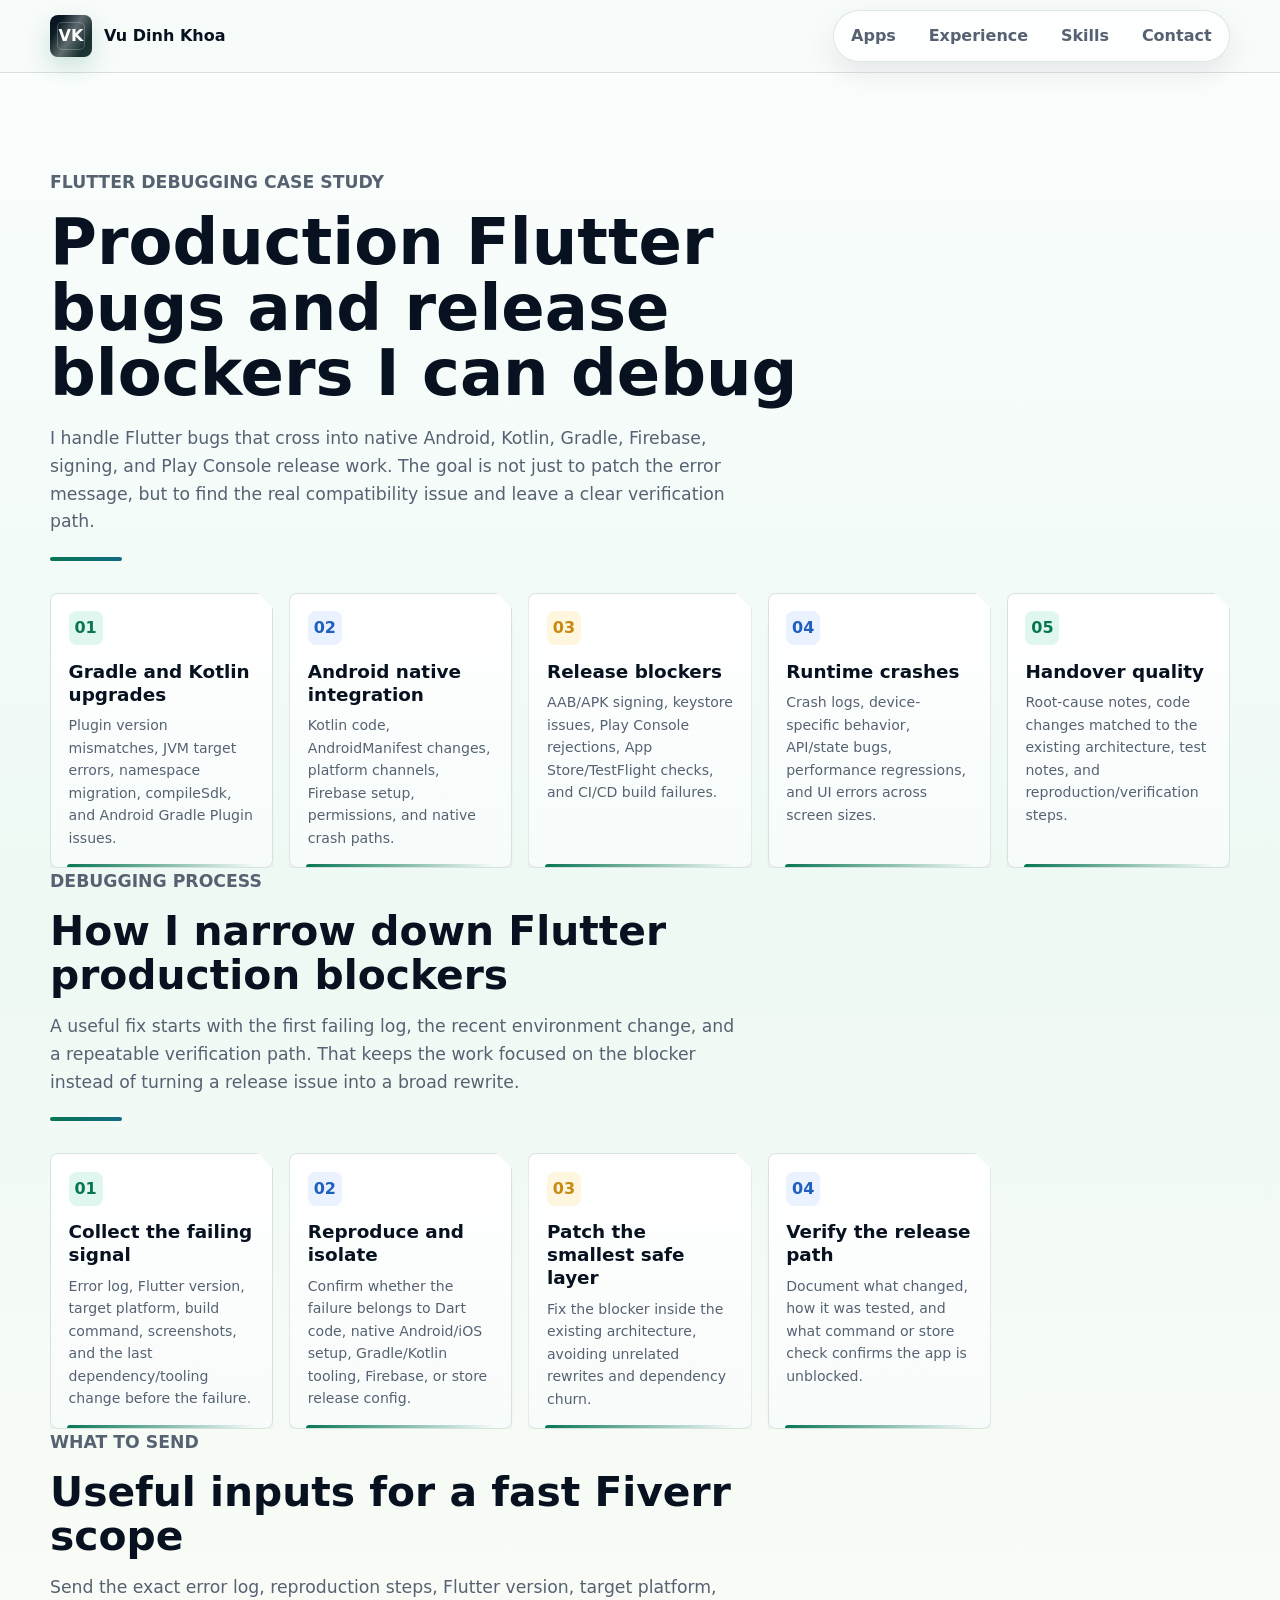
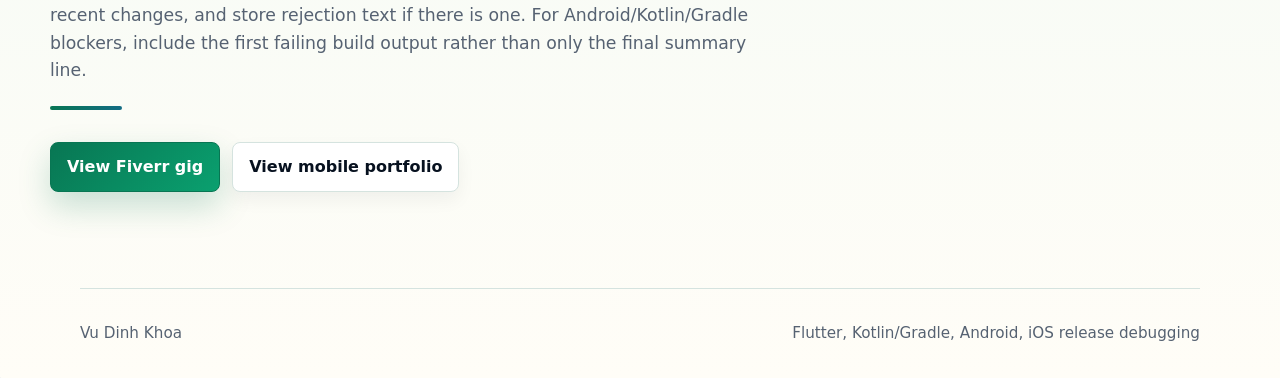
<file: case-studies/flutter-build-failures.html>
<!doctype html>
<html lang="en">
  <head>
    <meta charset="utf-8">
    <meta name="viewport" content="width=device-width, initial-scale=1">
    <meta
      name="description"
      content="Flutter production debugging notes for Android Kotlin, Gradle, build, crash, and app release blockers."
    >
    <meta
      http-equiv="Content-Security-Policy"
      content="default-src 'self'; img-src 'self' https://is1-ssl.mzstatic.com https://play-lh.googleusercontent.com; style-src 'self'; base-uri 'self'; form-action 'none';"
    >
    <title>Flutter Build Failure Debugging - Vu Dinh Khoa</title>
    <link rel="icon" href="../favicon.svg" type="image/svg+xml">
    <link rel="stylesheet" href="../styles.css">
    <link rel="stylesheet" href="../sections.css">
    <link rel="stylesheet" href="../responsive.css">
    <link rel="stylesheet" href="../creative.css?v=20260426c">
    <link rel="stylesheet" href="../adaptive.css?v=20260426c">
    <link rel="stylesheet" href="../animations.css?v=20260426c">
  </head>
  <body>
    <a class="skip-link" href="#main">Skip to content</a>

    <header class="site-header">
      <nav class="nav-shell" aria-label="Main navigation">
        <a class="brand" href="../index.html#top" aria-label="Vu Dinh Khoa home">
          <span class="brand-mark" aria-hidden="true">VK</span>
          <span>Vu Dinh Khoa</span>
        </a>
        <div class="nav-links">
          <a href="../index.html#apps">Apps</a>
          <a href="../index.html#experience">Experience</a>
          <a href="../index.html#skills">Skills</a>
          <a href="../index.html#contact">Contact</a>
        </div>
      </nav>
    </header>

    <main id="main">
      <section class="section">
        <div class="section-heading compact">
          <p class="eyebrow">Flutter debugging case study</p>
          <h1>Production Flutter bugs and release blockers I can debug</h1>
          <p>
            I handle Flutter bugs that cross into native Android, Kotlin, Gradle, Firebase, signing,
            and Play Console release work. The goal is not just to patch the error message, but to
            find the real compatibility issue and leave a clear verification path.
          </p>
        </div>

        <div class="domain-grid" aria-label="Flutter debugging coverage">
          <article class="domain-card">
            <span>01</span>
            <h3>Gradle and Kotlin upgrades</h3>
            <p>Plugin version mismatches, JVM target errors, namespace migration, compileSdk, and Android Gradle Plugin issues.</p>
          </article>
          <article class="domain-card">
            <span>02</span>
            <h3>Android native integration</h3>
            <p>Kotlin code, AndroidManifest changes, platform channels, Firebase setup, permissions, and native crash paths.</p>
          </article>
          <article class="domain-card">
            <span>03</span>
            <h3>Release blockers</h3>
            <p>AAB/APK signing, keystore issues, Play Console rejections, App Store/TestFlight checks, and CI/CD build failures.</p>
          </article>
          <article class="domain-card">
            <span>04</span>
            <h3>Runtime crashes</h3>
            <p>Crash logs, device-specific behavior, API/state bugs, performance regressions, and UI errors across screen sizes.</p>
          </article>
          <article class="domain-card">
            <span>05</span>
            <h3>Handover quality</h3>
            <p>Root-cause notes, code changes matched to the existing architecture, test notes, and reproduction/verification steps.</p>
          </article>
        </div>

        <div class="section-heading compact">
          <p class="eyebrow">Debugging process</p>
          <h2>How I narrow down Flutter production blockers</h2>
          <p>
            A useful fix starts with the first failing log, the recent environment change, and a
            repeatable verification path. That keeps the work focused on the blocker instead of
            turning a release issue into a broad rewrite.
          </p>
        </div>

        <div class="domain-grid" aria-label="Debugging process">
          <article class="domain-card">
            <span>01</span>
            <h3>Collect the failing signal</h3>
            <p>Error log, Flutter version, target platform, build command, screenshots, and the last dependency/tooling change before the failure.</p>
          </article>
          <article class="domain-card">
            <span>02</span>
            <h3>Reproduce and isolate</h3>
            <p>Confirm whether the failure belongs to Dart code, native Android/iOS setup, Gradle/Kotlin tooling, Firebase, or store release config.</p>
          </article>
          <article class="domain-card">
            <span>03</span>
            <h3>Patch the smallest safe layer</h3>
            <p>Fix the blocker inside the existing architecture, avoiding unrelated rewrites and dependency churn.</p>
          </article>
          <article class="domain-card">
            <span>04</span>
            <h3>Verify the release path</h3>
            <p>Document what changed, how it was tested, and what command or store check confirms the app is unblocked.</p>
          </article>
        </div>

        <div class="section-heading compact">
          <p class="eyebrow">What to send</p>
          <h2>Useful inputs for a fast Fiverr scope</h2>
          <p>
            Send the exact error log, reproduction steps, Flutter version, target platform, recent
            changes, and store rejection text if there is one. For Android/Kotlin/Gradle blockers,
            include the first failing build output rather than only the final summary line.
          </p>
        </div>

        <div class="hero-actions" aria-label="Service links">
          <a class="button primary" href="https://www.fiverr.com/khoavu2k1/fix-flutter-app-bugs-for-ios-and-android" target="_blank" rel="noopener noreferrer">View Fiverr gig</a>
          <a class="button secondary" href="../index.html#apps">View mobile portfolio</a>
        </div>
      </section>
    </main>

    <footer class="site-footer">
      <span>Vu Dinh Khoa</span>
      <span>Flutter, Kotlin/Gradle, Android, iOS release debugging</span>
    </footer>
  </body>
</html>
</file>
<file: styles.css>
:root {
  color-scheme: light;
  --ink: #07111f;
  --muted: #566272;
  --paper: #f7fbfa;
  --band: #eaf6f1;
  --line: #d5e3df;
  --green: #087653;
  --green-dark: #054a35;
  --blue: #1f5fbf;
  --red: #b9403a;
  --gold: #c98a12;
  --aqua: #dff7ef;
  --slate: #162333;
  --white: #ffffff;
  --shadow: 0 26px 70px rgba(11, 28, 45, 0.16);
  --card-shadow: 0 16px 36px rgba(11, 28, 45, 0.08);
}

* {
  box-sizing: border-box;
}

html {
  scroll-behavior: smooth;
}

body {
  margin: 0;
  background:
    linear-gradient(180deg, #fbfefd 0%, var(--paper) 38%, #f3faf7 100%);
  color: var(--ink);
  font-family: Inter, ui-sans-serif, system-ui, -apple-system, BlinkMacSystemFont, "Segoe UI", sans-serif;
  line-height: 1.6;
  text-rendering: optimizeLegibility;
}

img {
  display: block;
  max-width: 100%;
}

a {
  color: inherit;
}

a:focus-visible,
button:focus-visible {
  outline: 3px solid var(--gold);
  outline-offset: 4px;
}

.skip-link {
  position: absolute;
  left: 1rem;
  top: 1rem;
  z-index: 10;
  transform: translateY(-180%);
  background: var(--ink);
  color: var(--white);
  padding: 0.7rem 1rem;
  border-radius: 6px;
}

.skip-link:focus {
  transform: translateY(0);
}

.site-header {
  position: sticky;
  top: 0;
  z-index: 5;
  border-bottom: 1px solid rgba(17, 24, 39, 0.08);
  background: rgba(247, 251, 250, 0.9);
  backdrop-filter: blur(16px);
}

.nav-shell {
  width: min(1120px, calc(100% - 2rem));
  min-height: 72px;
  margin: 0 auto;
  display: flex;
  align-items: center;
  justify-content: space-between;
  gap: 1rem;
}

.brand,
.nav-links {
  display: flex;
  align-items: center;
}

.brand {
  gap: 0.75rem;
  font-weight: 800;
  text-decoration: none;
}

.brand-mark {
  width: 42px;
  height: 42px;
  display: grid;
  place-items: center;
  border-radius: 8px;
  background: linear-gradient(135deg, var(--ink), #1e3a35);
  color: var(--white);
  font-weight: 900;
  box-shadow: 0 10px 24px rgba(8, 118, 83, 0.18);
}

.nav-links {
  gap: 0.35rem;
  border: 1px solid rgba(213, 227, 223, 0.82);
  border-radius: 999px;
  background: rgba(255, 255, 255, 0.72);
  padding: 0.24rem;
}

.nav-links a {
  min-height: 42px;
  display: inline-flex;
  align-items: center;
  padding: 0 0.85rem;
  border-radius: 6px;
  color: var(--muted);
  font-weight: 700;
  text-decoration: none;
}

.nav-links a:hover {
  background: var(--ink);
  color: var(--white);
}

.section {
  width: min(1120px, calc(100% - 2rem));
  margin: 0 auto;
  padding: 6rem 0;
}

.hero {
  position: relative;
  min-height: calc(100vh - 72px);
  display: grid;
  grid-template-columns: minmax(0, 1.04fr) minmax(330px, 0.76fr);
  align-items: center;
  gap: 3.5rem;
}

.hero::before {
  content: "";
  position: absolute;
  inset: 8% -10% auto 48%;
  height: 78%;
  border: 1px solid rgba(213, 227, 223, 0.7);
  border-radius: 8px;
  background:
    linear-gradient(90deg, rgba(255, 255, 255, 0.7), rgba(223, 247, 239, 0.42)),
    repeating-linear-gradient(0deg, transparent 0 31px, rgba(8, 118, 83, 0.08) 32px),
    repeating-linear-gradient(90deg, transparent 0 31px, rgba(31, 95, 191, 0.06) 32px);
  pointer-events: none;
}

.hero-content,
.hero-visual {
  z-index: 1;
}

.eyebrow {
  margin: 0 0 0.85rem;
  color: var(--green);
  font-size: 0.88rem;
  font-weight: 900;
  text-transform: uppercase;
}

h1,
h2,
h3,
p {
  margin-top: 0;
}

h1 {
  max-width: 760px;
  margin-bottom: 1.2rem;
  font-size: 4rem;
  line-height: 1.02;
}

h2 {
  margin-bottom: 1rem;
  font-size: 2.55rem;
  line-height: 1.08;
}

h3 {
  margin-bottom: 0.55rem;
  font-size: 1.15rem;
  line-height: 1.25;
}

.hero-copy,
.section-heading p,
.contact p {
  max-width: 700px;
  color: var(--muted);
  font-size: 1.08rem;
}

.hero-badges {
  display: flex;
  flex-wrap: wrap;
  gap: 0.55rem;
  margin: 1.4rem 0 1.6rem;
}

.hero-badges span {
  border: 1px solid rgba(213, 227, 223, 0.95);
  border-radius: 999px;
  background: rgba(255, 255, 255, 0.78);
  color: var(--slate);
  padding: 0.42rem 0.7rem;
  font-size: 0.86rem;
  font-weight: 850;
}

.hero-actions,
.contact-actions,
.store-links {
  display: flex;
  flex-wrap: wrap;
  gap: 0.75rem;
}

.button,
.store-links a {
  min-height: 46px;
  display: inline-flex;
  align-items: center;
  justify-content: center;
  border: 1px solid var(--line);
  border-radius: 8px;
  padding: 0.72rem 1rem;
  font-weight: 900;
  text-decoration: none;
}

.button.primary {
  border-color: var(--green);
  background: linear-gradient(135deg, var(--green), #0aa06f);
  color: var(--white);
  box-shadow: 0 14px 32px rgba(8, 118, 83, 0.22);
}

.button.primary:hover {
  background: var(--green-dark);
}

.button.secondary,
.store-links a {
  background: var(--white);
  color: var(--ink);
  box-shadow: 0 8px 18px rgba(11, 28, 45, 0.05);
}

.button.secondary:hover,
.store-links a:hover {
  border-color: var(--ink);
}

.hero-visual {
  position: relative;
  min-height: 560px;
}

.phone-frame {
  width: 290px;
  border: 10px solid #1b2028;
  border-radius: 32px;
  background: var(--white);
  box-shadow: var(--shadow);
  overflow: hidden;
}

.phone-frame-main {
  position: absolute;
  right: 4rem;
  top: 0.75rem;
  min-height: 520px;
  padding: 1rem;
  background: linear-gradient(180deg, #ffffff, #f7fbfa);
}

.phone-frame-side {
  position: absolute;
  right: 0;
  bottom: 1rem;
  width: 210px;
  min-height: 310px;
  padding: 1rem;
  transform: rotate(7deg);
  background: linear-gradient(180deg, #f8fbff, #ffffff);
}

.phone-top {
  width: 76px;
  height: 8px;
  margin: 0 auto 1.4rem;
  border-radius: 999px;
  background: #2f3540;
}

.app-stack {
  display: grid;
  grid-template-columns: 74px 1fr;
  gap: 0.9rem;
  align-items: center;
  padding: 1rem;
  border-radius: 8px;
  background: linear-gradient(135deg, #eaf9f4, #ffffff);
  box-shadow: inset 0 0 0 1px rgba(213, 227, 223, 0.75);
}

.app-stack img,
.app-card img,
.phone-frame-side img {
  border-radius: 8px;
}

.app-stack span,
.status-row,
.stat-item span,
.skill-block p,
.timeline p,
.app-card p,
.site-footer {
  color: var(--muted);
}

.metric-grid {
  display: grid;
  grid-template-columns: 1fr 1fr;
  gap: 0.75rem;
  margin: 1rem 0;
}

.metric-grid span {
  min-height: 86px;
  border-radius: 8px;
  background: linear-gradient(135deg, #0b7a53, #49b388);
}

.metric-grid span:nth-child(2) {
  background: linear-gradient(135deg, #1f5fbf, #83b4ff);
}

.metric-grid span:nth-child(3) {
  background: linear-gradient(135deg, #b9403a, #ff938b);
}

.metric-grid span:nth-child(4) {
  background: linear-gradient(135deg, #d8a02b, #ffd16a);
}

.status-row {
  display: flex;
  justify-content: space-between;
  gap: 1rem;
  border-top: 1px solid var(--line);
  padding-top: 1rem;
}

.phone-frame-side p {
  margin: 1rem 0 0;
  font-weight: 800;
}
</file>
<file: sections.css>
.stats {
  display: grid;
  grid-template-columns: repeat(4, 1fr);
  gap: 1rem;
  padding-top: 0;
}

.stat-item,
.app-card,
.timeline article,
.domain-card,
.skill-block {
  border: 1px solid var(--line);
  border-radius: 8px;
  background: var(--white);
  box-shadow: var(--card-shadow);
}

.stat-item {
  position: relative;
  padding: 1.2rem;
  overflow: hidden;
}

.stat-item::before {
  content: "";
  position: absolute;
  inset: 0 auto 0 0;
  width: 4px;
  background: var(--green);
}

.stat-item strong {
  display: block;
  margin-bottom: 0.35rem;
  font-size: 1.5rem;
  line-height: 1;
}

.section-band {
  width: 100%;
  max-width: none;
  padding-left: max(1rem, calc((100vw - 1120px) / 2));
  padding-right: max(1rem, calc((100vw - 1120px) / 2));
  background:
    linear-gradient(180deg, rgba(234, 246, 241, 0.92), rgba(247, 251, 250, 0.96)),
    repeating-linear-gradient(90deg, transparent 0 47px, rgba(8, 118, 83, 0.05) 48px);
}

.section-heading {
  position: relative;
  margin-bottom: 2rem;
}

.section-heading::after {
  content: "";
  display: block;
  width: 72px;
  height: 4px;
  margin-top: 1.3rem;
  border-radius: 999px;
  background: linear-gradient(90deg, var(--green), var(--blue));
}

.section-heading.compact {
  max-width: 780px;
}

.app-grid {
  display: grid;
  grid-template-columns: repeat(3, 1fr);
  gap: 1rem;
}

.app-card {
  position: relative;
  display: grid;
  grid-template-rows: auto 1fr auto;
  gap: 1.1rem;
  padding: 1.25rem;
  overflow: hidden;
  transition: transform 160ms ease, box-shadow 160ms ease;
}

.app-card:hover {
  transform: translateY(-4px);
  box-shadow: 0 22px 48px rgba(11, 28, 45, 0.12);
}

.app-card::before {
  content: "";
  position: absolute;
  inset: 0 0 auto;
  height: 5px;
  background: var(--green);
}

.app-card.accent-blue::before {
  background: var(--blue);
}

.app-card.accent-red::before {
  background: var(--red);
}

.app-card > img {
  width: 74px;
  height: 74px;
  box-shadow: 0 14px 28px rgba(11, 28, 45, 0.12);
}

.tag-list {
  display: flex;
  flex-wrap: wrap;
  gap: 0.45rem;
  margin-top: 1rem;
}

.tag-list span {
  border-radius: 999px;
  background: #eef6f4;
  color: #334155;
  padding: 0.28rem 0.65rem;
  font-size: 0.84rem;
  font-weight: 800;
}

.domain-grid {
  display: grid;
  grid-template-columns: repeat(5, 1fr);
  gap: 1rem;
}

.domain-card {
  position: relative;
  min-height: 190px;
  padding: 1.1rem;
  overflow: hidden;
  transition: transform 160ms ease, border-color 160ms ease;
}

.domain-card:hover {
  border-color: rgba(8, 118, 83, 0.42);
  transform: translateY(-3px);
}

.domain-card span {
  display: inline-flex;
  align-items: center;
  justify-content: center;
  width: 34px;
  height: 34px;
  margin-bottom: 1rem;
  border-radius: 8px;
  background: var(--aqua);
  color: var(--green);
  font-weight: 900;
}

.domain-card:nth-child(2n) span {
  background: #eaf1ff;
  color: var(--blue);
}

.domain-card:nth-child(3n) span {
  background: #fff6df;
  color: var(--gold);
}

.domain-card::after {
  content: "";
  position: absolute;
  inset: auto 1rem 0;
  height: 3px;
  border-radius: 999px 999px 0 0;
  background: linear-gradient(90deg, var(--green), transparent);
}

.domain-card p {
  margin-bottom: 0;
  color: var(--muted);
}

.timeline {
  position: relative;
  display: grid;
  gap: 1rem;
}

.timeline::before {
  content: "";
  position: absolute;
  left: 95px;
  top: 1.4rem;
  bottom: 1.4rem;
  width: 2px;
  background: linear-gradient(180deg, var(--green), rgba(31, 95, 191, 0.3));
}

.timeline article {
  position: relative;
  display: grid;
  grid-template-columns: 190px minmax(0, 1fr);
  gap: 1.25rem;
  padding: 1.35rem;
}

.timeline article::before {
  content: "";
  position: absolute;
  left: 88px;
  top: 1.55rem;
  width: 16px;
  height: 16px;
  border: 3px solid var(--white);
  border-radius: 50%;
  background: var(--green);
  box-shadow: 0 0 0 1px rgba(8, 118, 83, 0.25);
}

.timeline time {
  color: var(--green);
  font-weight: 900;
  font-size: 0.92rem;
}

.experience-head {
  display: flex;
  align-items: flex-start;
  justify-content: space-between;
  gap: 1rem;
  margin-bottom: 0.85rem;
}

.experience-head h3 {
  margin-bottom: 0;
}

.experience-head span {
  flex: 0 0 auto;
  max-width: 240px;
  border-radius: 999px;
  background: #eef6f4;
  color: #334155;
  padding: 0.3rem 0.7rem;
  font-size: 0.84rem;
  font-weight: 900;
}

.experience-points {
  display: grid;
  gap: 0.45rem;
  margin: 0;
  padding-left: 1.1rem;
  color: var(--muted);
}

.timeline p,
.skill-block p,
.app-card p {
  margin-bottom: 0;
}

.split-layout {
  display: grid;
  grid-template-columns: minmax(280px, 0.7fr) minmax(0, 1fr);
  gap: 2rem;
  align-items: start;
}

.skill-columns {
  display: grid;
  grid-template-columns: repeat(2, 1fr);
  gap: 1rem;
}

.skill-block {
  position: relative;
  padding: 1.25rem;
  overflow: hidden;
}

.skill-block::before {
  content: "";
  position: absolute;
  inset: 0 0 auto;
  height: 4px;
  background: linear-gradient(90deg, var(--green), var(--blue));
}

.contact {
  display: grid;
  grid-template-columns: minmax(0, 1fr) auto;
  align-items: center;
  gap: 2rem;
}

.contact h2 {
  max-width: 680px;
}

.contact-actions {
  max-width: 360px;
  justify-content: flex-end;
}

.site-footer {
  width: min(1120px, calc(100% - 2rem));
  margin: 0 auto;
  border-top: 1px solid var(--line);
  padding: 2rem 0;
  display: flex;
  justify-content: space-between;
  gap: 1rem;
  font-size: 0.95rem;
}
</file>
<file: responsive.css>
@media (max-width: 980px) {
  .hero,
  .split-layout,
  .contact {
    grid-template-columns: 1fr;
  }

  .hero::before {
    inset: 42% 0 auto;
    height: 46%;
  }

  .hero {
    min-height: auto;
    padding-top: 4rem;
  }

  h1 {
    font-size: 3rem;
  }

  .hero-visual {
    min-height: 520px;
  }

  .phone-frame-main {
    left: 8%;
    right: auto;
  }

  .phone-frame-side {
    right: 8%;
  }

  .stats,
  .app-grid,
  .domain-grid {
    grid-template-columns: repeat(2, 1fr);
  }

  .contact-actions {
    justify-content: flex-start;
  }
}

@media (max-width: 700px) {
  .nav-shell {
    align-items: center;
    min-height: 64px;
    padding: 0.55rem 0;
  }

  .brand span:not(.brand-mark) {
    display: none;
  }

  .nav-links {
    flex: 1;
    justify-content: flex-start;
    overflow-x: auto;
    padding-bottom: 0.2rem;
  }

  .nav-links a {
    min-height: 38px;
    padding: 0 0.55rem;
    font-size: 0.88rem;
  }

  .section {
    padding: 4rem 0;
  }

  .hero {
    gap: 1.25rem;
    padding-top: 2rem;
    padding-bottom: 1.25rem;
  }

  h1 {
    font-size: 1.9rem;
    line-height: 1.08;
  }

  h2 {
    font-size: 2rem;
  }

  .hero-copy {
    font-size: 1rem;
  }

  .hero-actions,
  .button {
    width: 100%;
  }

  .hero-badges {
    gap: 0.45rem;
    margin: 1rem 0 1.2rem;
  }

  .hero-badges span {
    font-size: 0.8rem;
    padding: 0.34rem 0.58rem;
  }

  .hero-visual {
    min-height: 0;
  }

  .phone-frame {
    width: 100%;
    border: 1px solid var(--line);
    border-radius: 8px;
    box-shadow: none;
  }

  .phone-frame-main {
    position: static;
    min-height: 0;
    padding: 0.75rem;
  }

  .phone-frame-side {
    display: none;
  }

  .phone-top,
  .metric-grid,
  .status-row {
    display: none;
  }

  .app-stack {
    grid-template-columns: 48px 1fr;
    gap: 0.6rem;
    padding: 0.7rem;
  }

  .app-stack img {
    width: 48px;
    height: 48px;
  }

  .metric-grid {
    gap: 0.55rem;
    margin: 0.75rem 0;
  }

  .metric-grid span {
    min-height: 52px;
  }

  .phone-frame-side p,
  .status-row {
    font-size: 0.78rem;
  }

  .stats,
  .app-grid,
  .domain-grid,
  .skill-columns {
    grid-template-columns: 1fr;
  }

  .timeline article {
    grid-template-columns: 1fr;
  }

  .timeline::before,
  .timeline article::before {
    display: none;
  }

  .experience-head {
    display: grid;
    gap: 0.55rem;
  }

  .experience-head span {
    max-width: none;
    width: fit-content;
  }

  .site-footer {
    flex-direction: column;
  }
}
</file>
<file: creative.css>
body {
  background:
    linear-gradient(135deg, rgba(8, 118, 83, 0.08) 0 1px, transparent 1px 36px),
    linear-gradient(45deg, rgba(31, 95, 191, 0.05) 0 1px, transparent 1px 48px),
    linear-gradient(180deg, #fbfefd 0%, #eef9f4 46%, #fffdf7 100%);
}

.site-header {
  border-bottom-color: rgba(7, 17, 31, 0.12);
}

.nav-shell {
  width: min(1180px, calc(100% - 2rem));
}

.brand-mark {
  position: relative;
  overflow: hidden;
}

.brand-mark::after {
  content: "";
  position: absolute;
  inset: 7px;
  border: 1px solid rgba(255, 255, 255, 0.22);
  border-radius: 5px;
}

.nav-links {
  box-shadow: 0 12px 30px rgba(7, 17, 31, 0.08);
}

.section {
  width: min(1180px, calc(100% - 2rem));
}

.hero {
  grid-template-columns: minmax(0, 0.95fr) minmax(390px, 0.85fr);
  gap: 4rem;
}

.hero::before {
  inset: 7% -3% auto 44%;
  height: 82%;
  border: 1px solid rgba(8, 118, 83, 0.2);
  background:
    linear-gradient(135deg, rgba(255, 255, 255, 0.72), rgba(223, 247, 239, 0.2)),
    repeating-linear-gradient(90deg, transparent 0 21px, rgba(8, 118, 83, 0.08) 22px),
    repeating-linear-gradient(0deg, transparent 0 21px, rgba(31, 95, 191, 0.055) 22px);
  clip-path: polygon(9% 0, 100% 0, 100% 88%, 88% 100%, 0 100%, 0 12%);
}

.hero::after {
  content: "BUILD PIPELINE / MOBILE SYSTEMS / STORE RELEASE";
  position: absolute;
  right: -7.5rem;
  top: 48%;
  color: rgba(7, 17, 31, 0.26);
  font-size: 0.76rem;
  font-weight: 900;
  transform: rotate(90deg);
  white-space: nowrap;
}

.hero-content {
  position: relative;
  padding-left: 1rem;
}

.hero-content::before {
  content: "";
  position: absolute;
  left: 0;
  top: 0.4rem;
  bottom: 0.4rem;
  width: 4px;
  border-radius: 999px;
  background: linear-gradient(180deg, var(--green), var(--blue), var(--gold));
}

h1 {
  max-width: 820px;
  text-wrap: balance;
}

.hero-badges span {
  box-shadow: inset 0 -2px 0 rgba(8, 118, 83, 0.12);
}

.hero-badges span:nth-child(2) {
  border-color: rgba(31, 95, 191, 0.25);
}

.hero-badges span:nth-child(3) {
  border-color: rgba(201, 138, 18, 0.28);
}

.hero-visual {
  isolation: isolate;
  perspective: 900px;
}

.hero-visual::before,
.hero-visual::after {
  content: "";
  position: absolute;
  z-index: 0;
  border: 1px solid rgba(7, 17, 31, 0.12);
  pointer-events: none;
}

.hero-visual::before {
  inset: 3.5rem 1rem 5.5rem 5rem;
  background:
    linear-gradient(135deg, rgba(7, 17, 31, 0.04), rgba(8, 118, 83, 0.1)),
    repeating-linear-gradient(45deg, transparent 0 10px, rgba(7, 17, 31, 0.045) 11px);
  clip-path: polygon(0 0, 88% 0, 100% 18%, 100% 100%, 12% 100%, 0 82%);
}

.hero-visual::after {
  width: 220px;
  height: 150px;
  right: 0.2rem;
  top: 0.35rem;
  background:
    linear-gradient(90deg, rgba(31, 95, 191, 0.13), transparent),
    repeating-linear-gradient(0deg, transparent 0 13px, rgba(31, 95, 191, 0.12) 14px);
  clip-path: polygon(14% 0, 100% 0, 86% 100%, 0 100%);
}

.phone-frame-main,
.phone-frame-side {
  z-index: 1;
}

.phone-frame-main {
  right: 5.4rem;
  top: 1.2rem;
  transform: rotate(-2.5deg) translateZ(20px);
}

.phone-frame-main::before {
  content: "LIVE BUILD";
  display: block;
  width: fit-content;
  margin: 0 0 0.75rem auto;
  border-radius: 999px;
  background: #07111f;
  color: #ffffff;
  padding: 0.22rem 0.55rem;
  font-size: 0.68rem;
  font-weight: 900;
}

.phone-frame-side {
  right: 0.5rem;
  bottom: 2.2rem;
  transform: rotate(8deg) translateZ(40px);
}

.metric-grid span {
  position: relative;
  display: grid;
  align-content: end;
  min-height: 104px;
  padding: 0.72rem;
  color: #ffffff;
  overflow: hidden;
}

.metric-grid span::before {
  color: rgba(255, 255, 255, 0.72);
  font-size: 0.68rem;
  font-weight: 900;
  text-transform: uppercase;
}

.metric-grid span::after {
  color: #ffffff;
  font-size: 1rem;
  font-weight: 950;
}

.metric-grid span:nth-child(1)::before {
  content: "Architecture";
}

.metric-grid span:nth-child(1)::after {
  content: "Clean";
}

.metric-grid span:nth-child(2)::before {
  content: "Backend";
}

.metric-grid span:nth-child(2)::after {
  content: "Firebase";
}

.metric-grid span:nth-child(3)::before {
  content: "Hardware";
}

.metric-grid span:nth-child(3)::after {
  content: "BLE/MQTT";
}

.metric-grid span:nth-child(4)::before {
  content: "Release";
}

.metric-grid span:nth-child(4)::after {
  content: "Store";
}

.status-row {
  margin-top: 0.9rem;
  border: 0;
  border-radius: 8px;
  background: #07111f;
  color: #ffffff;
  padding: 0.78rem;
}

.status-row span,
.status-row strong {
  color: #ffffff;
}

.stats {
  margin-top: -2rem;
}

.stat-item {
  transform: skewX(-2deg);
}

.stat-item > * {
  display: block;
  transform: skewX(2deg);
}

.app-card {
  min-height: 320px;
  clip-path: polygon(0 0, calc(100% - 18px) 0, 100% 18px, 100% 100%, 0 100%);
}

.app-card::after {
  content: "published";
  position: absolute;
  right: 1rem;
  top: 1rem;
  color: var(--muted);
  font-size: 0.7rem;
  font-weight: 900;
  text-transform: uppercase;
}

.domain-grid {
  grid-template-columns: repeat(5, minmax(0, 1fr));
  align-items: stretch;
}

.domain-card {
  min-height: 230px;
  clip-path: polygon(0 0, calc(100% - 16px) 0, 100% 16px, 100% 100%, 0 100%);
  background:
    linear-gradient(180deg, rgba(255, 255, 255, 0.96), rgba(247, 251, 250, 0.9)),
    repeating-linear-gradient(135deg, transparent 0 13px, rgba(8, 118, 83, 0.04) 14px);
}

.domain-card span {
  margin: 0 0 0.9rem;
}

.domain-card p {
  font-size: 0.88rem;
}

.timeline article {
  clip-path: polygon(0 0, calc(100% - 18px) 0, 100% 18px, 100% 100%, 0 100%);
}

.skill-block {
  min-height: 170px;
}

.contact {
  position: relative;
  border: 1px solid rgba(213, 227, 223, 0.9);
  border-radius: 8px;
  background:
    linear-gradient(135deg, rgba(255, 255, 255, 0.92), rgba(223, 247, 239, 0.68)),
    repeating-linear-gradient(90deg, transparent 0 39px, rgba(8, 118, 83, 0.06) 40px);
  padding-left: 2rem;
  padding-right: 2rem;
  box-shadow: var(--card-shadow);
}

@media (prefers-reduced-motion: no-preference) {
  .phone-frame-main {
    animation: cockpit-float 6s ease-in-out infinite;
  }

  .phone-frame-side {
    animation: cockpit-float-side 7s ease-in-out infinite;
  }
}

@keyframes cockpit-float {
  0%,
  100% {
    transform: rotate(-2.5deg) translate3d(0, 0, 20px);
  }
  50% {
    transform: rotate(-1deg) translate3d(0, -10px, 20px);
  }
}

@keyframes cockpit-float-side {
  0%,
  100% {
    transform: rotate(8deg) translate3d(0, 0, 40px);
  }
  50% {
    transform: rotate(6deg) translate3d(0, 8px, 40px);
  }
}

@media (max-width: 980px) {
  .hero::before,
  .hero::after { display: none; }

  .hero {
    grid-template-columns: 1fr;
    gap: 2rem;
    padding-bottom: 2rem;
  }

  .hero-visual { min-height: 460px; }

  .phone-frame-main { left: 8%; right: auto; }

  .phone-frame-side { right: 8%; }

  .domain-grid {
    grid-template-columns: repeat(2, 1fr);
  }

  .domain-card { min-height: 210px; }
}
@media (max-width: 700px) {
  .hero::before,
  .hero::after,
  .hero-visual::before,
  .hero-visual::after {
    display: none;
  }

  .hero-content { padding-left: 0; }

  .hero-content::before { display: none; }

  .hero-visual { min-height: 0; }

  .phone-frame-main,
  .phone-frame-side {
    transform: none;
    animation: none;
  }

  .phone-frame-main::before { display: none; }

  .stats {
    margin-top: 0;
  }

  .stat-item,
  .stat-item > * {
    transform: none;
  }

  .app-card,
  .timeline article {
    clip-path: none;
  }

  .domain-grid {
    grid-template-columns: 1fr;
  }

  .domain-card,
  .domain-card p {
    min-height: auto;
  }

  .contact {
    padding: 4rem 1rem;
  }
}
</file>
<file: adaptive.css>
section[id] {
  scroll-margin-top: 92px;
}

.section.section-band {
  width: 100%;
  max-width: none;
  padding-left: max(1rem, calc((100vw - 1180px) / 2));
  padding-right: max(1rem, calc((100vw - 1180px) / 2));
}

.app-grid {
  grid-template-columns: repeat(auto-fit, minmax(min(100%, 18rem), 1fr));
  align-items: stretch;
}

.app-card {
  min-width: 0;
  align-content: start;
}

.app-card::after {
  display: none;
}

.store-links a {
  min-width: min(100%, 8.5rem);
}

.timeline::before {
  left: 229px;
}

.timeline article {
  column-gap: 2rem;
}

.timeline article::before {
  left: 222px;
}

.timeline time {
  padding-right: 1rem;
}

@media (max-width: 1180px) {
  .hero::before,
  .hero::after {
    display: none;
  }

  .phone-frame-main {
    right: 7rem;
  }

  .phone-frame-side {
    right: 2.6rem;
  }
}

@media (max-width: 980px) {
  .phone-frame-main {
    left: 8%;
    right: auto;
  }

  .phone-frame-side {
    right: 9%;
  }
}

@media (max-width: 700px) {
  section[id] {
    scroll-margin-top: 74px;
  }

  .nav-links {
    scrollbar-width: none;
  }

  .nav-links::-webkit-scrollbar {
    display: none;
  }
}
</file>
<file: animations.css>
@media (prefers-reduced-motion: no-preference) {
  .brand-mark::before {
    content: "";
    position: absolute;
    inset: -45%;
    background: linear-gradient(120deg, transparent 35%, rgba(255, 255, 255, 0.32), transparent 65%);
    animation: scan-light 4.8s ease-in-out infinite;
  }

  .hero::before {
    animation: grid-drift 14s linear infinite;
    background-size: auto, 44px 44px, 44px 44px;
  }

  .hero-content > * {
    animation: rise-in 720ms both;
  }

  .hero-content > :nth-child(2) { animation-delay: 80ms; }
  .hero-content > :nth-child(3) { animation-delay: 150ms; }
  .hero-content > :nth-child(4) { animation-delay: 220ms; }
  .hero-content > :nth-child(5) { animation-delay: 290ms; }

  .hero-badges span,
  .tag-list span,
  .experience-head span {
    animation: chip-pulse 5.5s ease-in-out infinite;
  }

  .metric-grid span::after {
    animation: metric-pop 3.6s ease-in-out infinite;
  }

  .metric-grid span:nth-child(2)::after { animation-delay: 260ms; }
  .metric-grid span:nth-child(3)::after { animation-delay: 520ms; }
  .metric-grid span:nth-child(4)::after { animation-delay: 780ms; }

  .app-card,
  .domain-card,
  .timeline article,
  .skill-block {
    animation: card-reveal both;
    animation-timeline: view();
    animation-range: entry 0% cover 28%;
  }

  .app-card::before,
  .skill-block::before,
  .section-heading::after {
    animation: rail-scan 3.8s ease-in-out infinite;
    background-size: 220% 100%;
  }

  .domain-card::after {
    animation: domain-signal 4.8s ease-in-out infinite;
  }

  .timeline article::before {
    animation: node-pulse 2.8s ease-in-out infinite;
  }

  .app-card > img,
  .store-links a,
  .nav-links a {
    transition: transform 180ms ease, box-shadow 180ms ease, background 180ms ease;
  }

  .app-card:hover > img {
    transform: translateY(-4px) rotate(-2deg) scale(1.04);
  }

  .store-links a:hover,
  .nav-links a:hover {
    transform: translateY(-2px);
  }

  .status-row {
    position: relative;
    overflow: hidden;
  }

  .status-row::after {
    content: "";
    position: absolute;
    inset: 0;
    background: linear-gradient(110deg, transparent 20%, rgba(255, 255, 255, 0.18), transparent 80%);
    animation: status-sweep 4.2s ease-in-out infinite;
    transform: translateX(-120%);
  }

  .contact {
    animation: contact-glow 6s ease-in-out infinite;
  }
}

@keyframes scan-light {
  0%, 55%, 100% { transform: translateX(-45%) rotate(18deg); opacity: 0; }
  70% { opacity: 1; }
  86% { transform: translateX(55%) rotate(18deg); opacity: 0; }
}

@keyframes grid-drift {
  from { background-position: 0 0, 0 0, 0 0; }
  to { background-position: 0 0, 44px 0, 0 44px; }
}

@keyframes rise-in {
  from { opacity: 0; transform: translateY(18px); }
  to { opacity: 1; transform: translateY(0); }
}

@keyframes chip-pulse {
  0%, 100% { box-shadow: inset 0 -2px 0 rgba(8, 118, 83, 0.12); }
  50% { box-shadow: inset 0 -2px 0 rgba(31, 95, 191, 0.22), 0 8px 20px rgba(8, 118, 83, 0.1); }
}

@keyframes metric-pop {
  0%, 100% { transform: translateY(0); opacity: 0.88; }
  50% { transform: translateY(-4px); opacity: 1; }
}

@keyframes card-reveal {
  from { filter: saturate(0.92) brightness(0.98); }
  to { filter: saturate(1) brightness(1); }
}

@keyframes rail-scan {
  0%, 100% { background-position: 0% 50%; }
  50% { background-position: 100% 50%; }
}

@keyframes domain-signal {
  0%, 100% { transform: scaleX(0.36); opacity: 0.45; transform-origin: left; }
  50% { transform: scaleX(1); opacity: 1; transform-origin: left; }
}

@keyframes node-pulse {
  0%, 100% { box-shadow: 0 0 0 1px rgba(8, 118, 83, 0.25), 0 0 0 0 rgba(8, 118, 83, 0.18); }
  50% { box-shadow: 0 0 0 1px rgba(8, 118, 83, 0.25), 0 0 0 8px rgba(8, 118, 83, 0); }
}

@keyframes contact-glow {
  0%, 100% { box-shadow: var(--card-shadow); }
  50% { box-shadow: 0 22px 58px rgba(8, 118, 83, 0.14); }
}

@keyframes status-sweep {
  0%, 45%, 100% { transform: translateX(-120%); }
  70% { transform: translateX(120%); }
}

@media (max-width: 700px), (prefers-reduced-motion: reduce) {
  .app-card,
  .domain-card,
  .timeline article,
  .skill-block {
    animation-timeline: auto;
  }
}
</file>
